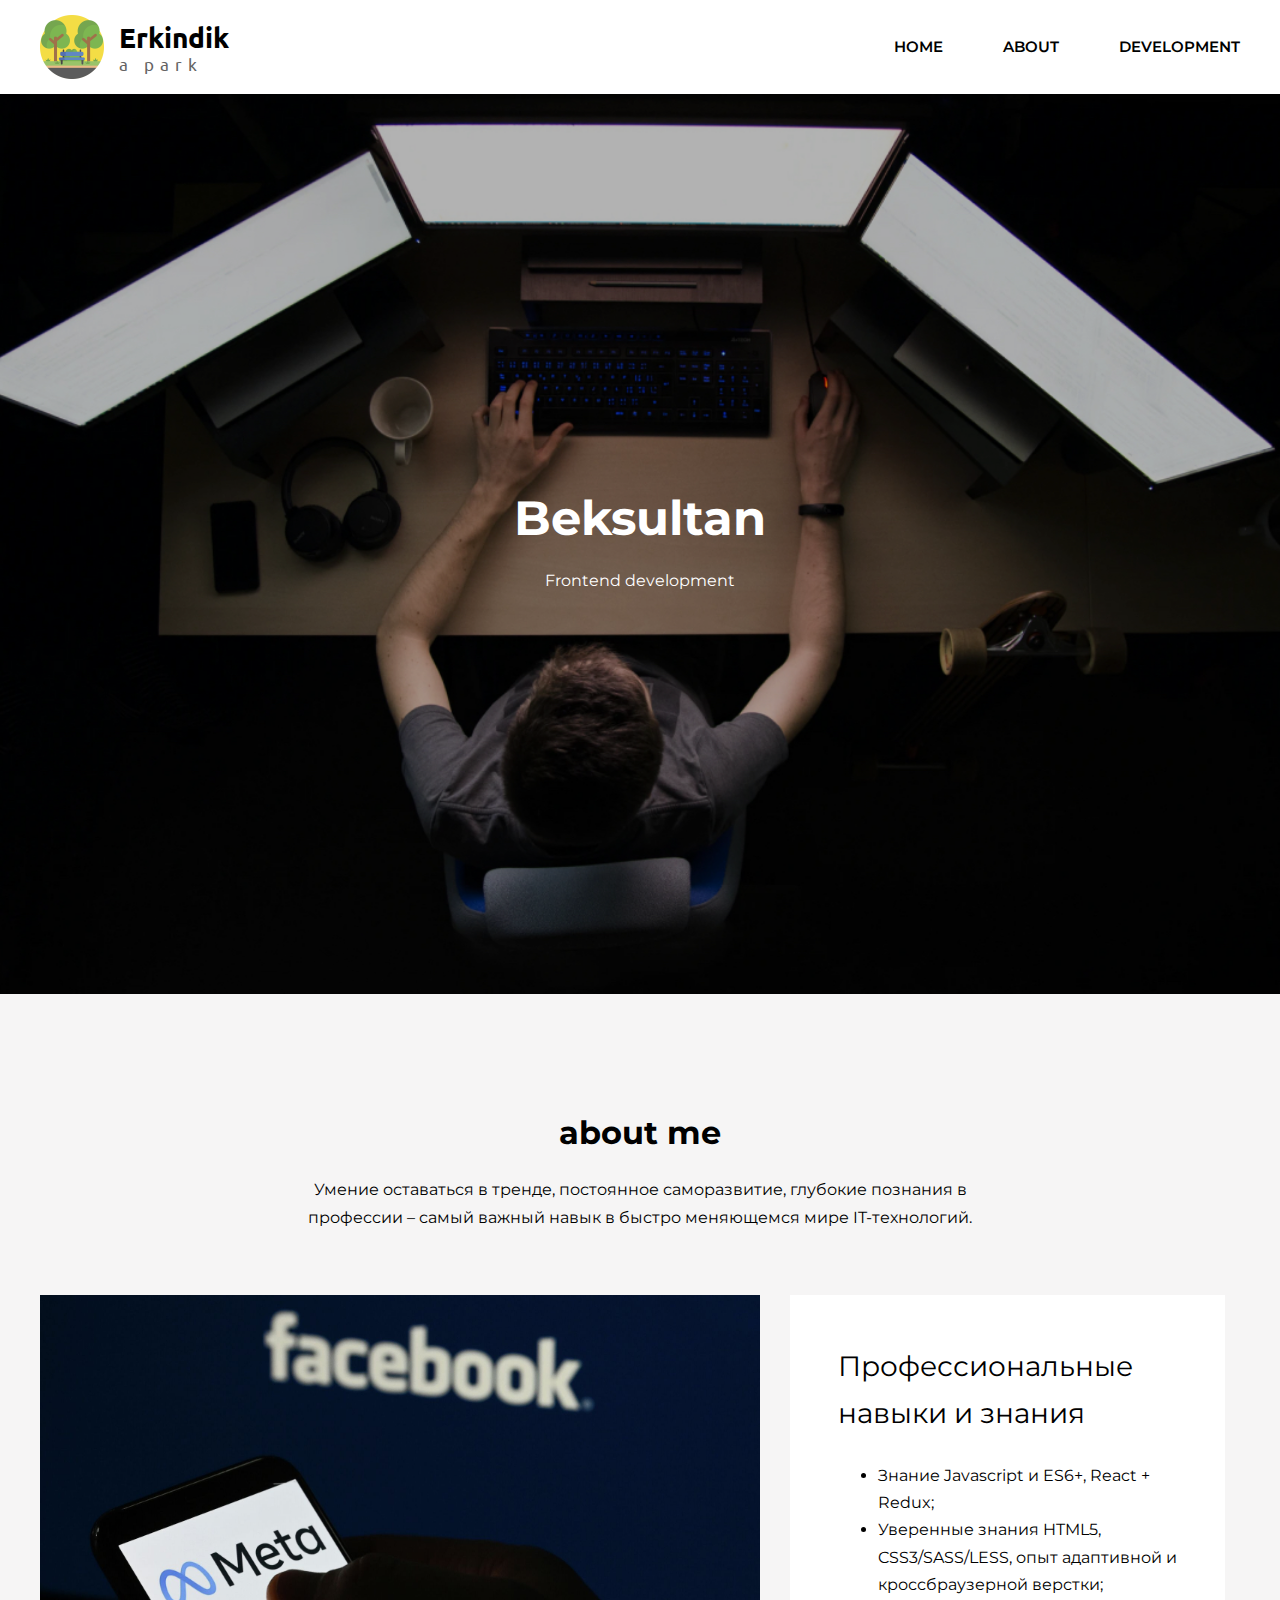
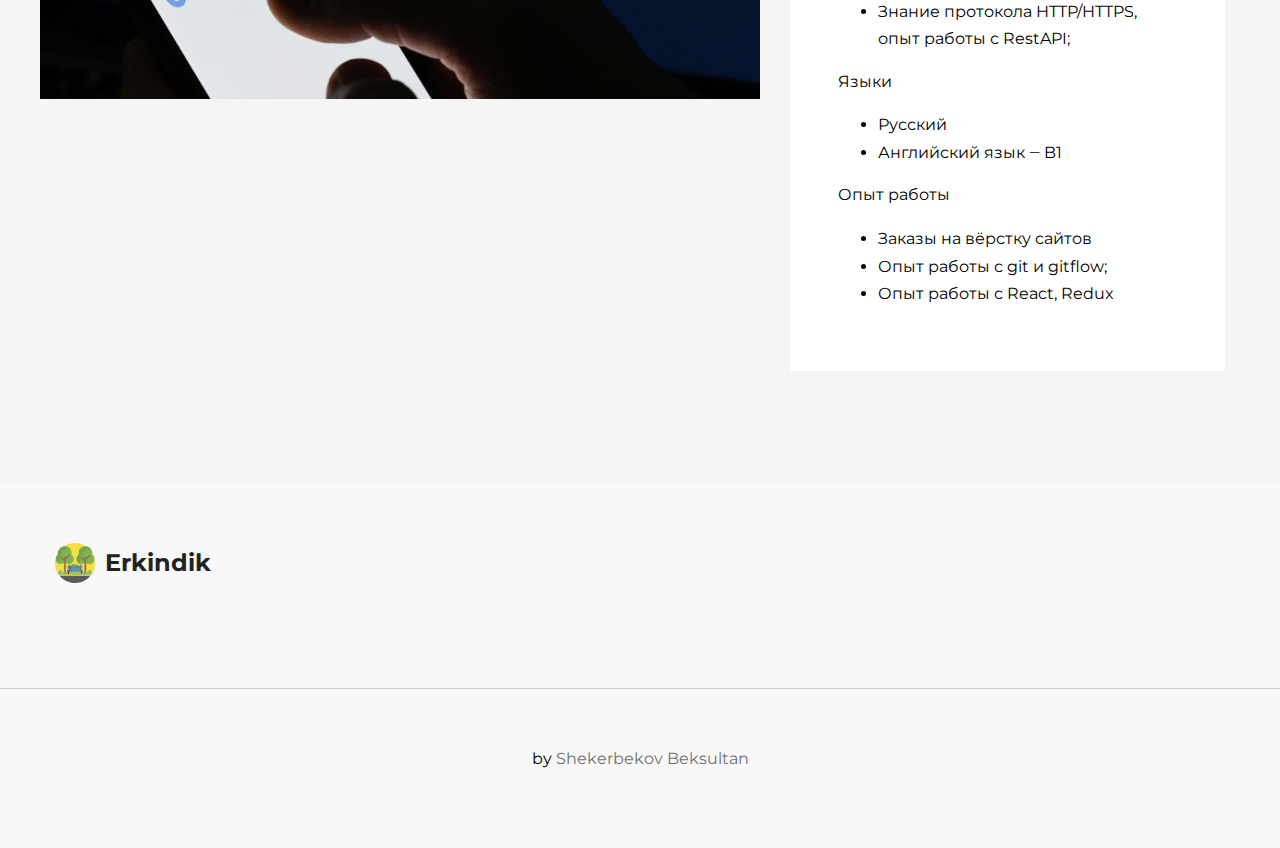
<file: html/contact.html>
<!DOCTYPE html>
<html lang="en">
<head>
    <meta charset="UTF-8">
    <meta http-equiv="X-UA-Compatible" content="IE=edge">
    <meta name="viewport" content="width=device-width, initial-scale=1.0">
    <link href="https://fonts.googleapis.com/css2?family=Kaushan+Script&display=swap" rel="stylesheet">
    <link href="https://fonts.googleapis.com/css2?family=Montserrat:ital,wght@0,100;0,200;0,300;0,400;0,500;0,600;0,700;0,800;0,900;1,100;1,200;1,300;1,400;1,500;1,600;1,700;1,800;1,900&family=Ubuntu:ital,wght@0,300;0,400;0,500;0,700;1,300;1,400;1,500;1,700&display=swap" rel="stylesheet">
    <link href="https://unpkg.com/aos@2.3.1/dist/aos.css" rel="stylesheet">
    <link rel="shortcut icon" href="../images/work/free-icon-park-5649435.png">
    <link rel="stylesheet" href="../css/contact.css">
    <title>Erkindik</title>
</head>
<body>
    <header class="header">
        <div class="container">
            <div class="header__inner">
                <div class="header__logo">
                    <img src="../images/work/free-icon-park-5649435.png" alt="">
                    <div class="logo__info"><span>Erkindik</span> <br>a park</div>
                </div>
                <nav class="header__nav">
                    <div class="nav__link"><a href="../index.html">Home</a></div>
                    <div class="nav__link"><a href="./about.html">About</a></div>
                    <div class="nav__link"><a href="#">development</a></div>
                </nav>
                <div class="burger">
                    <div class="menu-btn">
                      <span></span>
                      <span></span>
                      <span></span>
                    </div>
                    <div class="menu">
                        <div class="menu__flex">
                            <div class="menu__item"><a href="../index.html">Home</a></div>
                            <div class="menu__item"><a href="./about.html">About</a></div> 
                            <div class="menu__item"><a href="./blog.html">Home</a></div>
                            <div class="menu__item"><a href="#">development</a></div> 
                        </div>
                    </div>
                </div>
            </div>
        </div>
    </header>
    <main>
        <div class="fon"> <!-- Задний фон и размещение внутренних елементов при поможи display flex -->
            <div class="fon__inner"> <!-- Затемнение картинки для лучшей видимости контента -->
              <div class="container"> <!-- Тут все понятно, ограничивающий container -->
                <div class="fon__animation"> <!-- Блок для анимации -->
                    <div class="fon__title">Beksultan</div> <!-- Контент -->
                    <div class="fon__text">Frontend development</div> <!-- Контент -->
                </div> <!-- Fon__animation -->
              </div> <!-- container -->
            </div> <!-- Fon__inner -->
        </div> <!-- Fon -->
        <div class="intro">
            <div class="container">
                <div class="intro__options">
                    <div class="options__title">about me</div>
                    <div class="options__text"><p>Умение оставаться в тренде, постоянное саморазвитие, глубокие познания в профессии – самый важный навык в быстро меняющемся мире IT-технологий.</p></div>
                </div>
                <div class="intro__inner">
                    <div class="map">
                       <img class="map__img" src="../images/work/meta.jpg" alt="">
                    </div>

                    <div class="intro__info">
                        <div class="info__card">
                            <div class="info__title">Профессиональные навыки и знания</div>
                            <ul>
                                <li>Знание Javascript и ES6+, React + Redux;</li>
                                <li>Уверенные знания HTML5, CSS3/SASS/LESS, опыт адаптивной и кроссбраузерной верстки;</li>
                                <li>Знание протокола HTTP/HTTPS, опыт работы с RestAPI;</li>
                            </ul>
                            <div class="info__span"><span>Языки</span></div>
                            <ul>
                                <li>Русский</li>
                                <li>Английский язык ‒ B1</li>
                            </ul>
                            <div class="info__text"><p>Опыт работы</p></div>
                            <ul>
                                <li>Заказы на вёрстку сайтов</li>
                                <li>Опыт работы с git и gitflow;</li>
                                <li>Опыт работы с React, Redux</li>
                            </ul>
                        </div>
                    </div> <!-- intro__info -->
                </div> <!-- intro__inner -->
            </div> <!-- container -->
        </div> <!-- intro -->
    </main>
    <footer class="footer">
        <div class="container">
            <div class="footer__inner">

                <div class="footer__info">
                    <div class="footer__title">
                        <img src="../images/work/free-icon-park-5649435.png" alt="">
                        <span>Erkindik</span>
                    </div> 
                </div>
            </div> <!-- footer__inner -->
        </div> <!-- container --->
        <div class="footer__avtor">
            <p>
                <i class="fas fa-heart footer__icon"></i> by <a class="footer__bth" href="">Shekerbekov Beksultan</a>
            </p>
        </div>
    </footer>
    <script src="../js/blog.js"></script>
</body>
</html>
</file>
<file: css/contact.css>
body {
    padding: 0;
    margin: 0;
    font-family: 'Montserrat', sans-serif;
    font-size: 16px;
    line-height: 1.7;
}

*,
*::before,
*::after {
    box-sizing: border-box;
}

::-webkit-scrollbar{
    width: auto;
    background-color: #222;
}

::-webkit-scrollbar-thumb{
    width: auto;
    background-color: #e5a62d;
    transition: background .3s ease-out;
}

::-webkit-scrollbar-thumb:hover {
    background-color: #ffac12;
}

::-webkit-scrollbar-button:start {
    background:
        linear-gradient(120deg, #222 40%, rgba(255, 255, 255, 0) 41%),
        linear-gradient(240deg, #222 40%, rgba(255, 255, 255, 0) 41%),
        linear-gradient(0deg, #222 30%, rgba(255, 255, 255, 0) 31%);
    background-color: #fff;
}

::-webkit-scrollbar-button:start:hover {
    background:
        linear-gradient(120deg, #fff 40%, rgba(0, 0, 0, 0) 41%),
        linear-gradient(240deg, #fff 40%, rgba(0, 0, 0, 0) 41%),
        linear-gradient(0deg, #fff 30%, rgba(0, 0, 0, 0) 31%);
    background-color: #222;
}

::-webkit-scrollbar-button:end {
    background:
        linear-gradient(300deg, #222 40%, rgba(255, 255, 255, 0) 41%),
        linear-gradient(60deg, #222 40%, rgba(255, 255, 255, 0) 41%),
        linear-gradient(180deg, #222 30%, rgba(255, 255, 255, 0) 31%);
    background-color: #fff;
}

::-webkit-scrollbar-button:end:hover {
    background: 
        linear-gradient(300deg, #fff 40%, rgba(0, 0, 0, 0) 41%),
        linear-gradient(60deg, #fff 40%, rgba(0, 0, 0, 0) 41%),
        linear-gradient(180deg, #fff 30%, rgba(0, 0, 0, 0) 31%);
    background-color: #222;
}

a {
    text-decoration: none;
}

.container {
    max-width: 1230px;
    padding: 0px 15px;
    margin: 0 auto;
}

/* Header */

.header {
    width: 100%;
    padding: 15px 0px;
    background-color: #fff;
}

.header__inner {
    display: flex;
    align-items: center;
    justify-content: space-between;
}

.header__logo {
    display: flex;
    column-gap: 15px;
    align-items: center;
    cursor: pointer;
}

.header__logo img {
    width: 64px;
    height: 64px;
    object-fit: cover;
}

.logo__info {
    font-family: 'Ubuntu', sans-serif;
    font-size: 17px;
    color: #646363;
    line-height: 1.2;
    letter-spacing: 6px;
}

.logo__info span {
    font-family: 'Ubuntu', sans-serif;
    color: #000;
    font-size: 28px;
    font-weight: 700;
    letter-spacing: 0px;
}

.header__nav {
    display: flex;
    column-gap: 60px;
}

.nav__link a {
    font-weight: 600;
    font-size: 15px;
    color: #000;
    text-transform: uppercase;
    position: relative;
}

.nav__link a::after {
    content: "";
    width: 0px;
    height: 3px;
    background-color: #e5a62d;
    opacity: 0;
    position: absolute;
    top: 23px;
    left: -7px;
    z-index: 2;
    transition: width .3s linear,
    opacity .3s linear;
}

.nav__link a:hover::after {
    opacity: 1;
    width: calc(100% + 14px);
}

/* Burger */

.burger {
    display: none;
}

.menu-btn {
	width: 30px;
	height: 40px;
	position: relative;
	z-index: 2;
    cursor: pointer;
	overflow: hidden;
    transition: all .5s linear;
}

.menu-btn span {
	width: 30px;
	height: 2.5px;
	position: absolute;
	top: 50%;
	left: 45%;
	transform: translate(-50%, -50%);
	background-color: #000;
	transition: all 0.5s;
}

.menu-btn span:nth-of-type(2) {
	top: calc(50% - 10px);
}
.menu-btn span:nth-of-type(3) {
	top: calc(50% + 10px);
}

.menu.active {
	transform: translateX(100px);
}

.menu {
    padding: 100px 30px;
    position: fixed;
    top: 0;
	right: 0;
	width: 300px;
	height: 100%;
	background-color: #fff;
	transform: translateX(600px);
	transition: transform 0.7s; 
}

.menu__flex {
    width: 100%;
    height: 200px;
    display: flex;
    flex-direction: column;
}

.menu__item {
    margin: 7px 0px;
}

.menu__item a {
    color: #364d59;
    text-decoration: none;
    transition: color .3s linear;
}

.menu__item a:hover {
    color: #007bff;
}

.menu-btn.active {
    transform: translateX(0px);
}

.menu-btn.active span:first-of-type {
	display: none;
}

.menu-btn.active span:nth-of-type(2) {
	top: 50%;
	transform: translate(-50%, -50%) rotate(45deg);
    background-color: #364d59;
}

.menu-btn.active span:nth-of-type(3) {
	top: 50%;
	transform: translate(-50%, -50%) rotate(-45deg);
    background-color: #364d59;
}

/* Fon */

.fon {
    width: 100%;
    height: 100vh;
    position: relative;

    background-image: url("../images/work/development.jpg");
    background-repeat: no-repeat;
    background-size: cover;
    background-position: center;
    display: flex;
    align-items: center;
    text-align: center;
}
.map__img{
    width: 100%;
    height: auto;
}
.fon__inner {
    width: 100%;
    height: 100vh;
    position: absolute;
    top: 0;
    left: 0;
    z-index: 2;
    background: rgba(0, 0, 0, .3);
    display: flex;
    align-items: center;
    justify-content: center;
}

.fon__title {
    font-size: 48px;
    margin-bottom: 8px;
    font-weight: 700;
    color: #fff;
}

.fon__text {
    margin-bottom: 16px;
    color: #fff;
}

/* Intro */

.intro {
    padding: 112px 0;
    background-color: #f6f5f5;
}

.intro__options {
    width: 60%;
    margin: 0 auto 64px auto;
    text-align: center;
}

.options__title {
    font-size: 32px;
    font-weight: 700;
    margin-bottom: 8px;
}

.options__text {
    margin-bottom: 16px;
}

.intro__inner {
    display: flex;
}

.map {
    width: 60%;
    height: auto;
}

.map iframe {
    width: 100%;
    height: 100%;
}

@media (max-width: 1200px) {
    .intro__options {
        width: 100%;
        margin: 0 auto 64px auto;
        text-align: center;
    }
}

@media (max-width: 1000px) {
    .intro__inner {
        display: flex;
        flex-direction: column;
    }
    .map {
        width: 100%;
        height: 350px;
        margin-bottom: 48px;
    }
    .intro__info {
        width: 100% !important;
        padding: 0 !important;
    }
}

@media (max-width: 765px) {
    .intro__inner {
        display: flex;
        flex-direction: column;
    }    
    .intro__info {
        width: 100% !important;
        padding: 0 !important;
    }
}

@media (max-width: 465px) {
    .options__title {
        font-size: 18px;
    }
    .options__text p {
        font-size: 12px;
    }
}

.intro__info {
    width: 40%;
    padding: 0 15px 0 30px;
}

.info__card {
    padding: 48px;
    background-color: #fff;
}

.info__title {
    font-size: 28px;
    color: #000;
    margin-bottom: 24px;
}

.info__span span {
    color: #000;
    margin-bottom: 16px;
}

.info__text {
    line-height: 1.6;
    margin-bottom: 18px;
}

.info__flex {
    display: flex;
    flex-direction: column;
    margin-bottom: 10px;
}

.info__flex span {
    line-height: 1.6;
    margin-bottom: 16px;
}

.flex__title {
    color: #000;
}

/* Footer */

.footer {
    padding: 60px 0px;
    background-color: #f8f8f8;
}

.footer__inner {
    display: flex;
    justify-content: space-between;
}

.footer__info {
    width: 285px;
    padding: 0 15px;
}

.footer__title {
    display: flex;
    align-items: center;
    column-gap: 10px;
    margin-bottom: 24px;
}

.footer__title img {
    width: 40px;
    height: 40px;
    object-fit: cover;
}

.footer__title span {
    color: #222;
    font-size: 24px;
    font-weight: 700;
}

.footer__text {
    color: #222;
    line-height: 1.8;
    margin-bottom: 16px;
}

.footer__contact {
    width: 60%;
    display: flex;
    justify-content: space-between;
}

.footer__block {
    display: flex;
    flex-direction: column;
    padding: 0 15px;
}

.footer__block_title-Cap {
    color: #222;
    font-weight: 700;
    margin-bottom: 24px;
}

.footer__block_title {
    margin-bottom: 10px;
}

.footer__block_title > a {
    transition: color .3s ease-out;
    text-decoration: none;
    color: #222;
}

.footer__block_title a:hover {
    color: #e5a62d;
}

.footer__avtor {
    margin-top: 80px;
    padding: 40px 0px 0px;
    text-align: center;
    display: flex;
    justify-content: center;
    border-top: 1px solid #ccc;
}

.footer__pro > p {
    color: #fff;
    text-align: center;
    padding-top: 48px;
    line-height: 1.7;
}

.footer__pro {
    width: 800px;
}

.footer__icon {
    color: #ff0000;
}

.footer__bth {
    color: #707070;
    text-decoration: none;
    transition: color .3s linear;
}

.footer__bth:hover {
    text-decoration: none;
    color: #e5a62d;
}

@media (max-width: 1000px) {
    .burger {
        display: block;
        z-index: 6;
    }
    .header__nav {
        display: none;
    }
    /* Footer */
    .footer__inner {
        display: flex;
        flex-direction: column;
        align-items: flex-start;
    }

    .footer__info {
        width: 100%;
        padding: 0 15px;
    }

    .containers {
        width: 100%;
        max-width: 860px !important;
        margin: 0 auto !important;
    }

    .footer__contact {
        display: flex;
        flex-direction: column;
        margin-left: 0 !important;
    }

    .footer__block {
        display: flex;
        flex-direction: column;
        padding: 0 15px;
        margin-bottom: 24px;
    }
    .footer__pro {
        width: 690px;
    }

    .footer__avtor {
        margin: 0 auto;
    }
}
</file>
